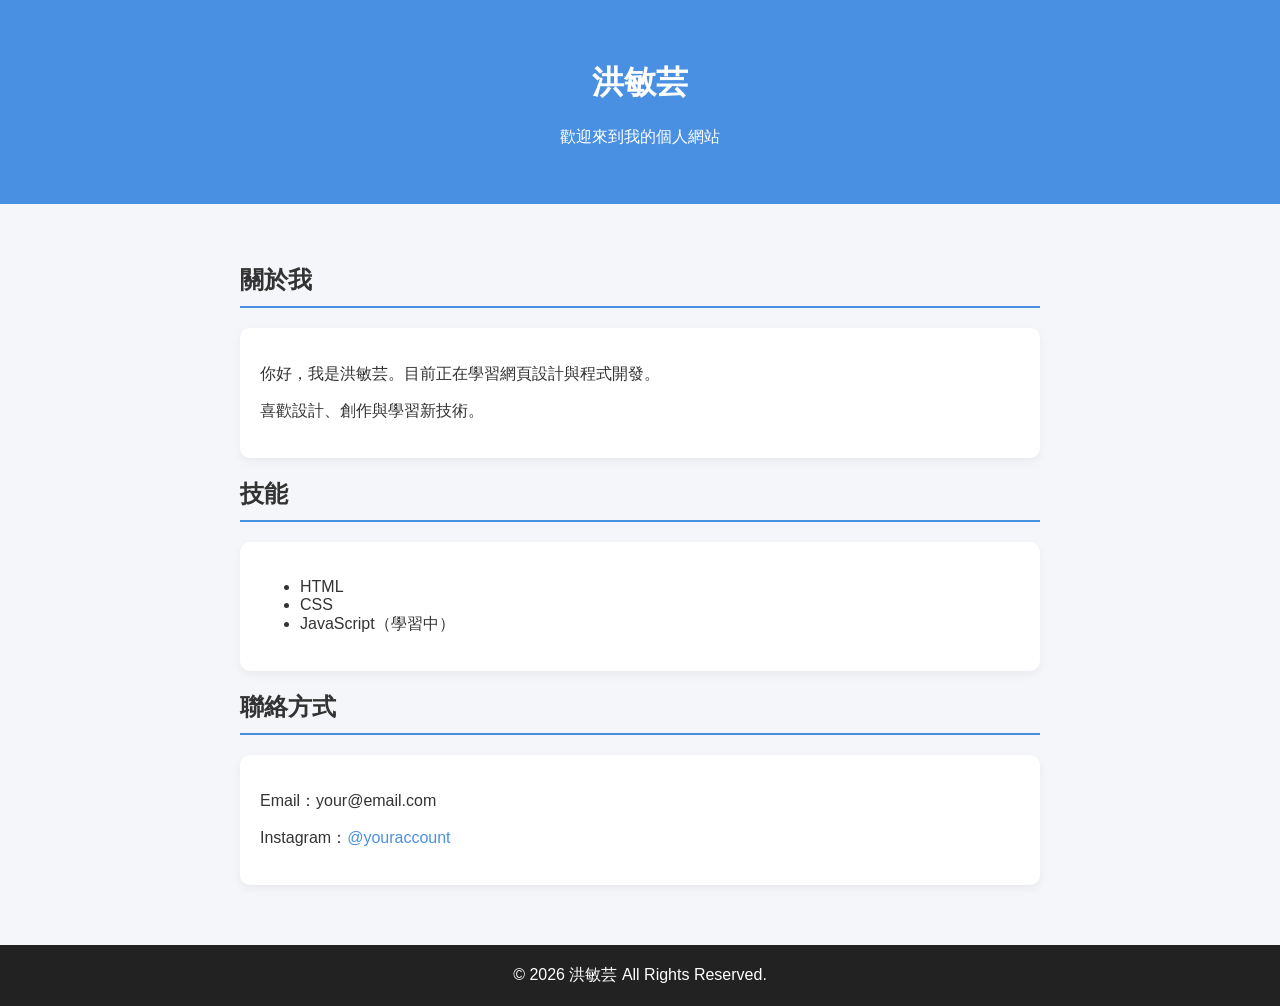
<file: index.html>
<!DOCTYPE html>
<html lang="zh-TW">
<head>
    <meta charset="UTF-8">
    <title>洪敏芸的個人網站</title>
    <meta name="viewport" content="width=device-width, initial-scale=1.0">
    <style>
        body {
            margin: 0;
            font-family: "Microsoft JhengHei", sans-serif;
            background-color: #f4f6f9;
            color: #333;
        }

        header {
            background-color: #4a90e2;
            color: white;
            padding: 40px 20px;
            text-align: center;
        }

        section {
            padding: 40px 20px;
            max-width: 800px;
            margin: auto;
        }

        h2 {
            border-bottom: 2px solid #4a90e2;
            padding-bottom: 10px;
        }

        .card {
            background: white;
            padding: 20px;
            margin: 20px 0;
            border-radius: 10px;
            box-shadow: 0 4px 10px rgba(0,0,0,0.05);
        }

        footer {
            text-align: center;
            padding: 20px;
            background-color: #222;
            color: white;
        }

        a {
            color: #4a90e2;
            text-decoration: none;
        }

        a:hover {
            text-decoration: underline;
        }
    </style>
</head>

<body>

<header>
    <h1>洪敏芸</h1>
    <p>歡迎來到我的個人網站</p>
</header>

<section>
    <h2>關於我</h2>
    <div class="card">
        <p>你好，我是洪敏芸。目前正在學習網頁設計與程式開發。</p>
        <p>喜歡設計、創作與學習新技術。</p>
    </div>

    <h2>技能</h2>
    <div class="card">
        <ul>
            <li>HTML</li>
            <li>CSS</li>
            <li>JavaScript（學習中）</li>
        </ul>
    </div>

    <h2>聯絡方式</h2>
    <div class="card">
        <p>Email：your@email.com</p>
        <p>Instagram：<a href="#">@youraccount</a></p>
    </div>
</section>

<footer>
    © 2026 洪敏芸 All Rights Reserved.
</footer>

</body>
</html>
</file>
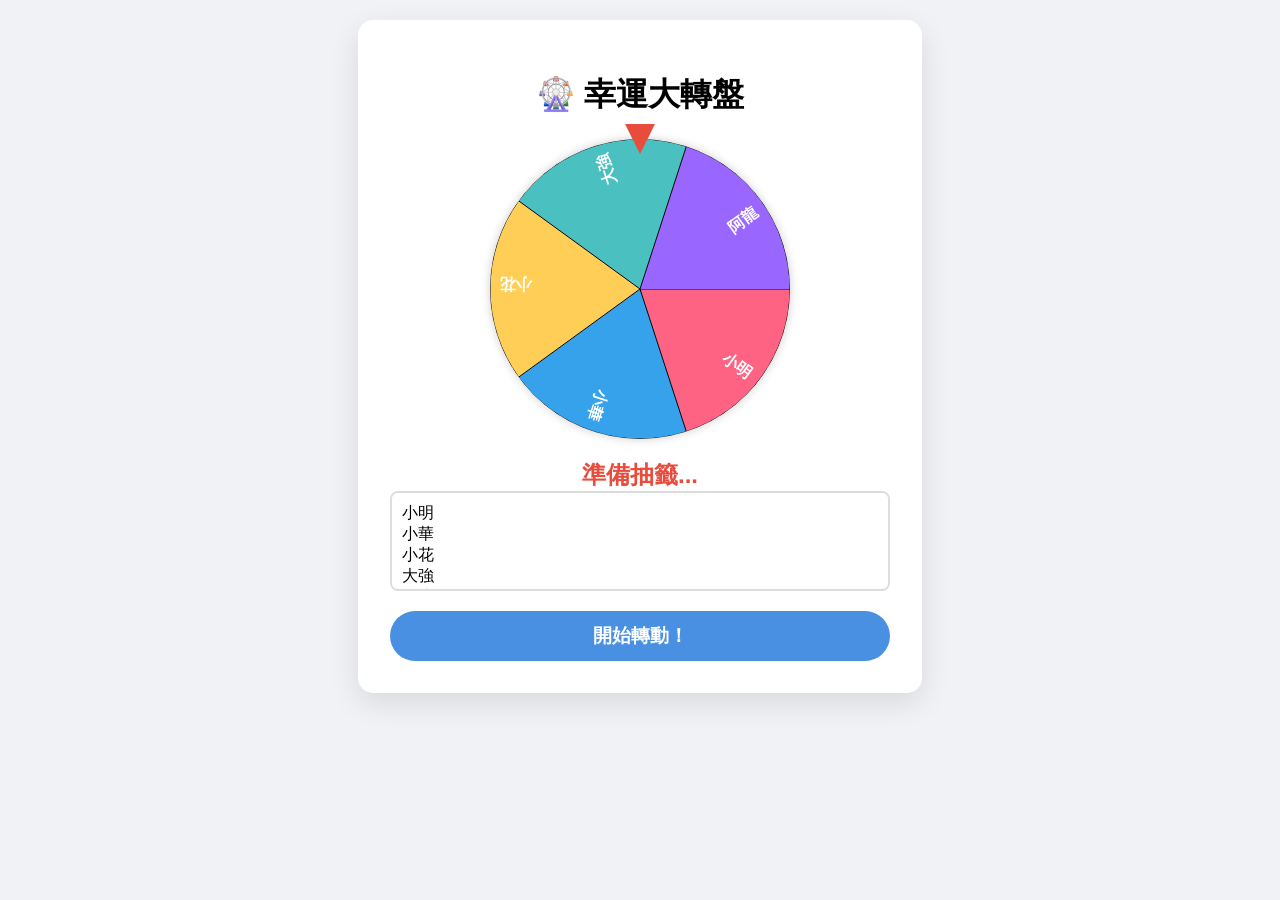
<file: lab1/index.html>
<!DOCTYPE html>
<html lang="zh-TW">
<head>
    <meta charset="UTF-8">
    <meta name="viewport" content="width=device-width, initial-scale=1.0">
    <title>幸運大轉盤</title>
    <style>
        :root {
            --primary-color: #4a90e2;
            --secondary-color: #f39c12;
            --bg-color: #f0f2f5;
            --text-color: #333;
        }

        body {
            font-family: "Microsoft JhengHei", sans-serif;
            background-color: var(--bg-color);
            margin: 0;
            display: flex;
            flex-direction: column;
            align-items: center;
            padding: 20px;
        }

        .container {
            background: white;
            padding: 2rem;
            border-radius: 15px;
            box-shadow: 0 10px 30px rgba(0,0,0,0.1);
            width: 100%;
            max-width: 500px;
            text-align: center;
        }

        /* 轉盤容器與指標 */
        .wheel-wrapper {
            position: relative;
            margin: 20px auto;
            width: 300px;
            height: 300px;
        }

        #wheelCanvas {
            border-radius: 50%;
            box-shadow: 0 0 10px rgba(0,0,0,0.2);
            transition: transform 4s cubic-bezier(0.15, 0, 0.15, 1);
        }

        .pointer {
            position: absolute;
            top: -15px;
            left: 50%;
            transform: translateX(-50%);
            width: 0;
            height: 0;
            border-left: 15px solid transparent;
            border-right: 15px solid transparent;
            border-top: 30px solid #e74c3c;
            z-index: 10;
        }

        textarea {
            width: 100%;
            height: 100px;
            padding: 10px;
            border: 2px solid #ddd;
            border-radius: 8px;
            resize: none;
            box-sizing: border-box;
            margin-bottom: 1rem;
            font-size: 1rem;
        }

        button {
            background-color: var(--primary-color);
            color: white;
            border: none;
            padding: 12px 24px;
            font-size: 1.2rem;
            border-radius: 30px;
            cursor: pointer;
            width: 100%;
            transition: all 0.3s;
            font-weight: bold;
        }

        button:hover {
            background-color: #357abd;
            transform: translateY(-2px);
        }

        button:disabled {
            background-color: #ccc;
            cursor: not-allowed;
        }

        #result {
            margin-top: 20px;
            font-size: 1.5rem;
            font-weight: bold;
            color: #e74c3c;
            min-height: 1.8rem;
        }
    </style>
</head>
<body>

<div class="container">
    <h1>🎡 幸運大轉盤</h1>
    
    <div class="wheel-wrapper">
        <div class="pointer"></div>
        <canvas id="wheelCanvas" width="300" height="300"></canvas>
    </div>

    <div id="result">準備抽籤...</div>

    <textarea id="nameInput" placeholder="輸入名單 (每行一個名字)" oninput="drawWheel()">
小明
小華
小花
大強
阿龍</textarea>
    
    <button id="spinBtn" onclick="spin()">開始轉動！</button>
</div>

<script>
    const canvas = document.getElementById('wheelCanvas');
    const ctx = canvas.getContext('2d');
    const nameInput = document.getElementById('nameInput');
    const spinBtn = document.getElementById('spinBtn');
    const resultDisplay = document.getElementById('result');

    let currentRotation = 0;
    let isSpinning = false;
    const colors = ['#FF6384', '#36A2EB', '#FFCE56', '#4BC0C0', '#9966FF', '#FF9F40', '#8BC34A', '#F44336'];

    // 繪製轉盤
    function drawWheel() {
        const names = getNames();
        const numSegments = names.length;
        const centerX = canvas.width / 2;
        const centerY = canvas.height / 2;
        const radius = centerX;

        ctx.clearRect(0, 0, canvas.width, canvas.height);

        if (numSegments === 0) {
            ctx.beginPath();
            ctx.arc(centerX, centerY, radius, 0, 2 * Math.PI);
            ctx.fillStyle = '#ddd';
            ctx.fill();
            return;
        }

        const angleStep = (2 * Math.PI) / numSegments;

        names.forEach((name, i) => {
            const startAngle = i * angleStep;
            const endAngle = startAngle + angleStep;

            // 畫扇形
            ctx.beginPath();
            ctx.moveTo(centerX, centerY);
            ctx.arc(centerX, centerY, radius, startAngle, endAngle);
            ctx.fillStyle = colors[i % colors.length];
            ctx.fill();
            ctx.stroke();

            // 畫文字
            ctx.save();
            ctx.translate(centerX, centerY);
            ctx.rotate(startAngle + angleStep / 2);
            ctx.textAlign = 'right';
            ctx.fillStyle = 'white';
            ctx.font = 'bold 16px sans-serif';
            ctx.fillText(name, radius - 10, 10);
            ctx.restore();
        });
    }

    function getNames() {
        return nameInput.value.split('\n').map(n => n.trim()).filter(n => n !== "");
    }

    function spin() {
        if (isSpinning) return;
        
        const names = getNames();
        if (names.length < 2) {
            resultDisplay.textContent = "請輸入至少兩個名字！";
            return;
        }

        isSpinning = true;
        spinBtn.disabled = true;
        resultDisplay.textContent = "旋轉中...";

        // 隨機旋轉角度：基本圈數 (5圈) + 隨機角度
        const extraDegree = Math.floor(Math.random() * 360);
        const totalRotation = currentRotation + 1800 + extraDegree; 
        
        currentRotation = totalRotation;
        canvas.style.transform = `rotate(${totalRotation}deg)`;

        // 動態結束後計算結果
        setTimeout(() => {
            isSpinning = false;
            spinBtn.disabled = false;

            // 計算指針指向的名字
            // 因為指針在最上方 (270度位置)，轉盤是順時針轉
            const actualDegree = totalRotation % 360;
            const angleStep = 360 / names.length;
            
            // 指針相對於轉盤圓心的角度計算 (修正偏移量)
            // 轉盤旋轉了 totalRotation 度，所以原本 0 度的位置現在在 totalRotation 度
            // 指針固定在頂部 (-90度)，所以要找相對位置
            const winningIndex = Math.floor((360 - (actualDegree % 360) + 270) % 360 / angleStep);
            
            resultDisplay.textContent = `恭喜：${names[winningIndex]}！`;
        }, 4000); // 對應 CSS 的 transition 時間
    }

    // 初始化繪製
    window.onload = drawWheel;
</script>

</body>
</html>
</file>
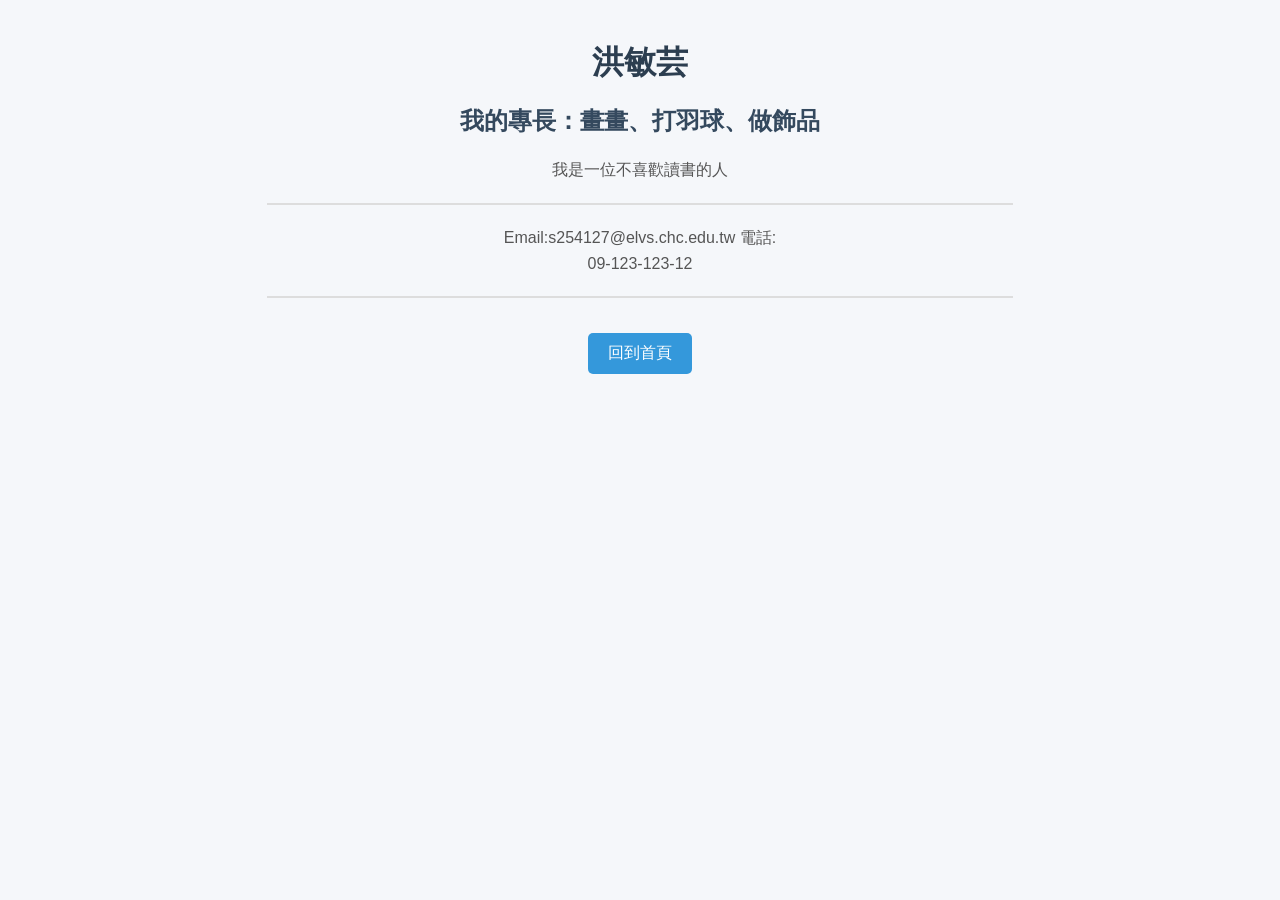
<file: lab2/index.html>
<!DOCTYPE html>
<html lang="zh-Hant">
<head>
    <meta charset="UTF-8"> <!-- 設定網頁編碼，避免中文亂碼 -->
    <meta name="viewport" content="width=device-width, initial-scale=1.0"> <!-- 讓手機也能正常顯示 -->
    <title>關於我</title> <!-- 瀏覽器分頁上顯示的標題 -->
    <link rel="stylesheet" href="style.css">

</head>
<body>
    <!-- 主標題：我的名字 -->
    <h1>洪敏芸</h1>

    <!-- 副標題：我的專長 -->
    <h2>我的專長：畫畫、打羽球、做飾品</h2>

    <!-- 自我介紹段落 -->
    <p>
        我是一位不喜歡讀書的人 
    </p>

    <!-- 分隔線 -->
    <hr>

    <!-- 聯絡資訊 -->
    <p>
        Email:s254127@elvs.chc.edu.tw
        
        電話:<br> 09-123-123-12
    </p>

    <hr>

    <!-- 回首頁 -->
    <a href="../index.html">回到首頁</a>
</body>
</html>
</file>
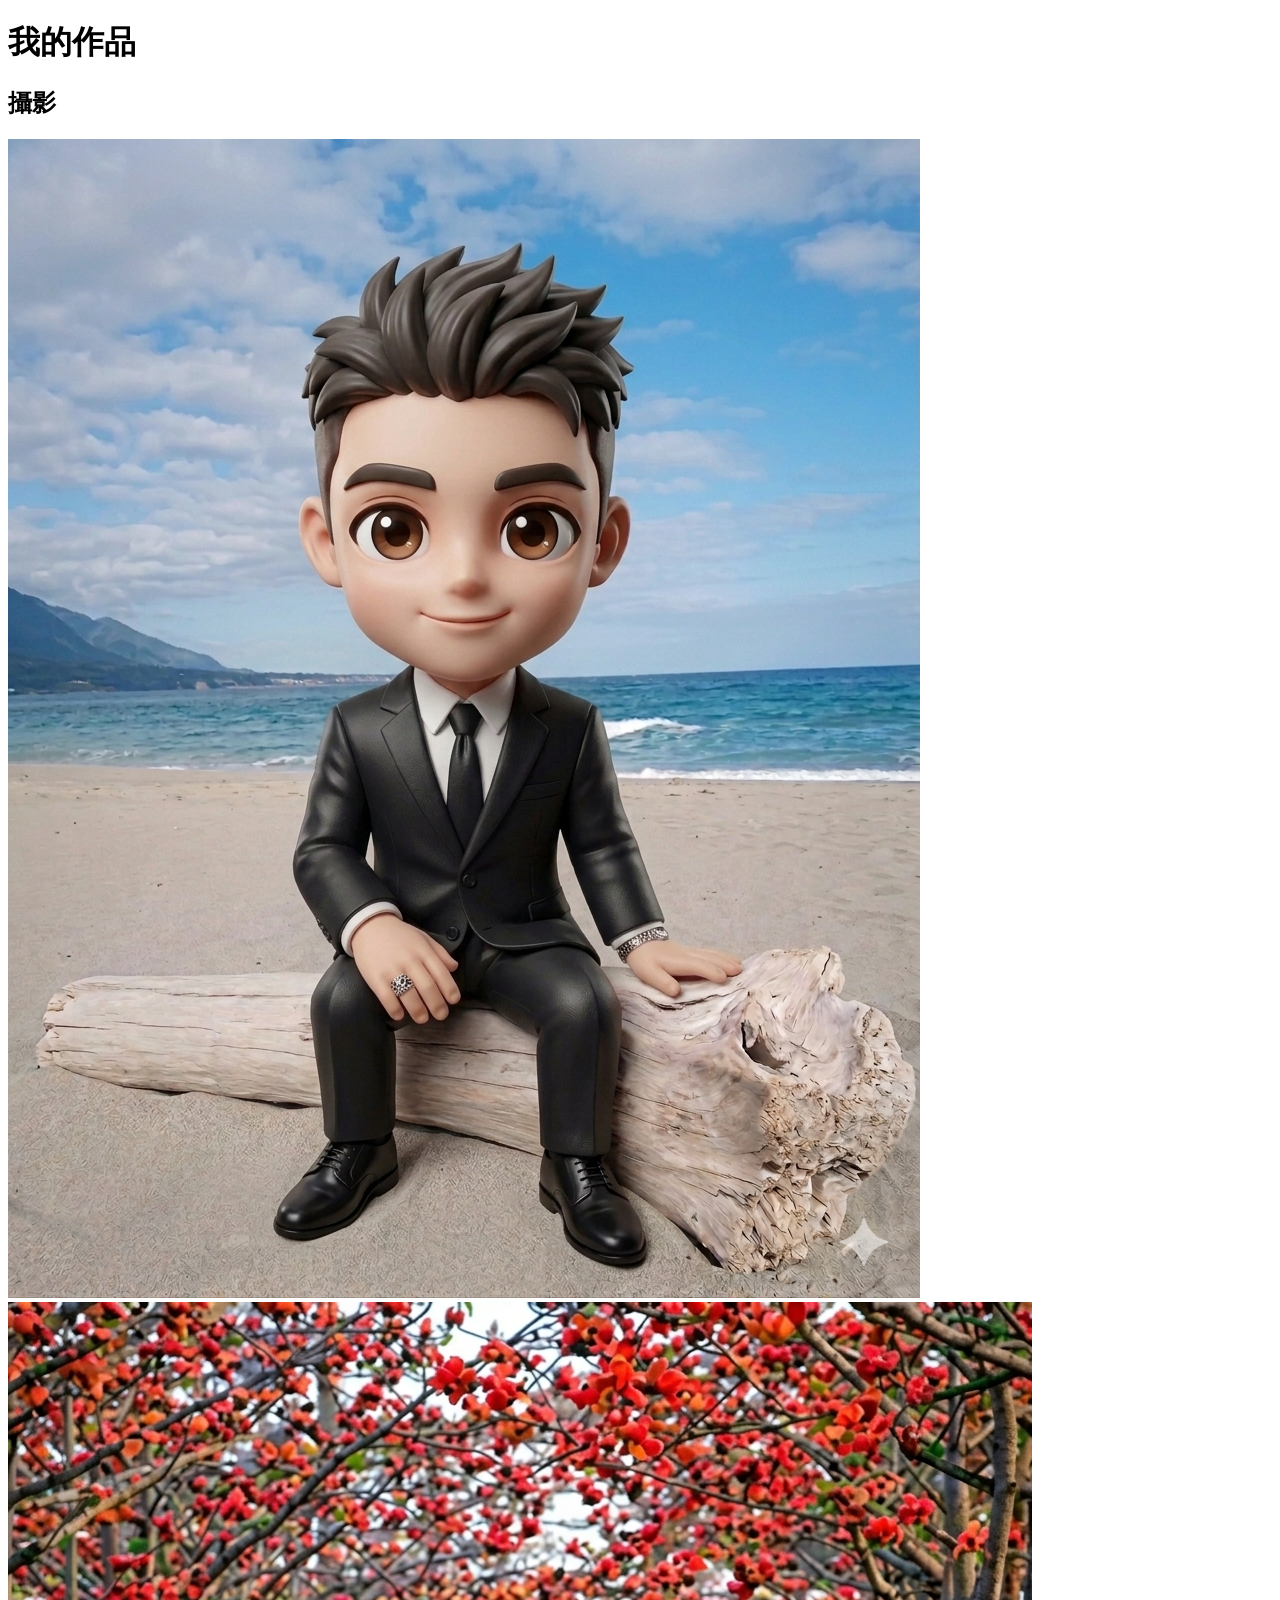
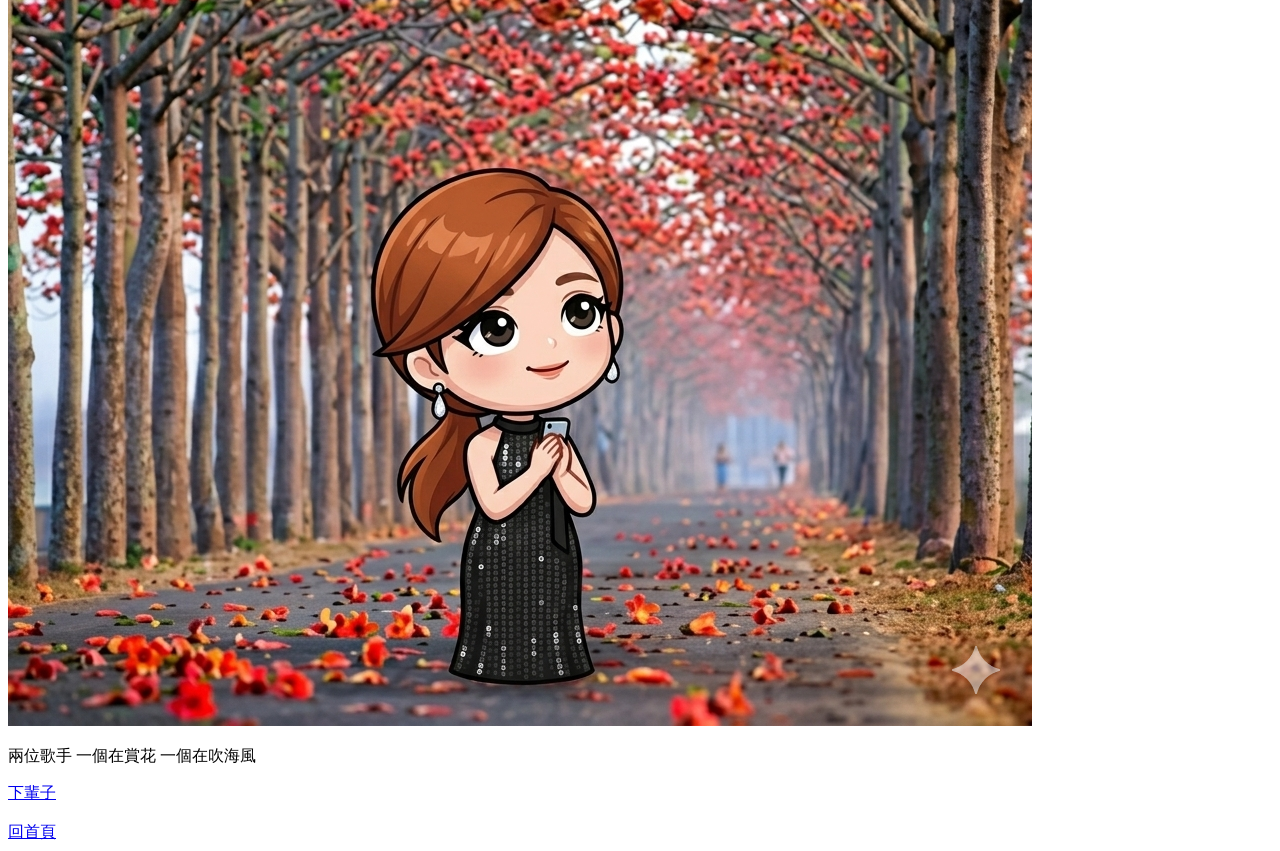
<file: lab3/index.html>
<!DOCTYPE html>
<html lang="en">
<head>
    <meta charset="UTF-8">
    <meta http-equiv="X-UA-Compatible" content="IE=edge">
    <meta name="viewport" content="width=device-width, initial-scale=1.0">
    <title>Lab3：圖片與超連結頁面</title>
</head>
<body>
    <h1>我的作品</h1>
    <h2>攝影</h2>
    <img src="a1.png" alt="賞花">
    <img src="a2.png" alt="吹海風">
    <p>兩位歌手 一個在賞花 一個在吹海風</p>
    
    <a href="https://www.youtube.com/watch?v=f2u9F-IT9wY">下輩子</a>
    <br><br>
    <a href="../index.html">回首頁</a>

</body>
</html>
</file>
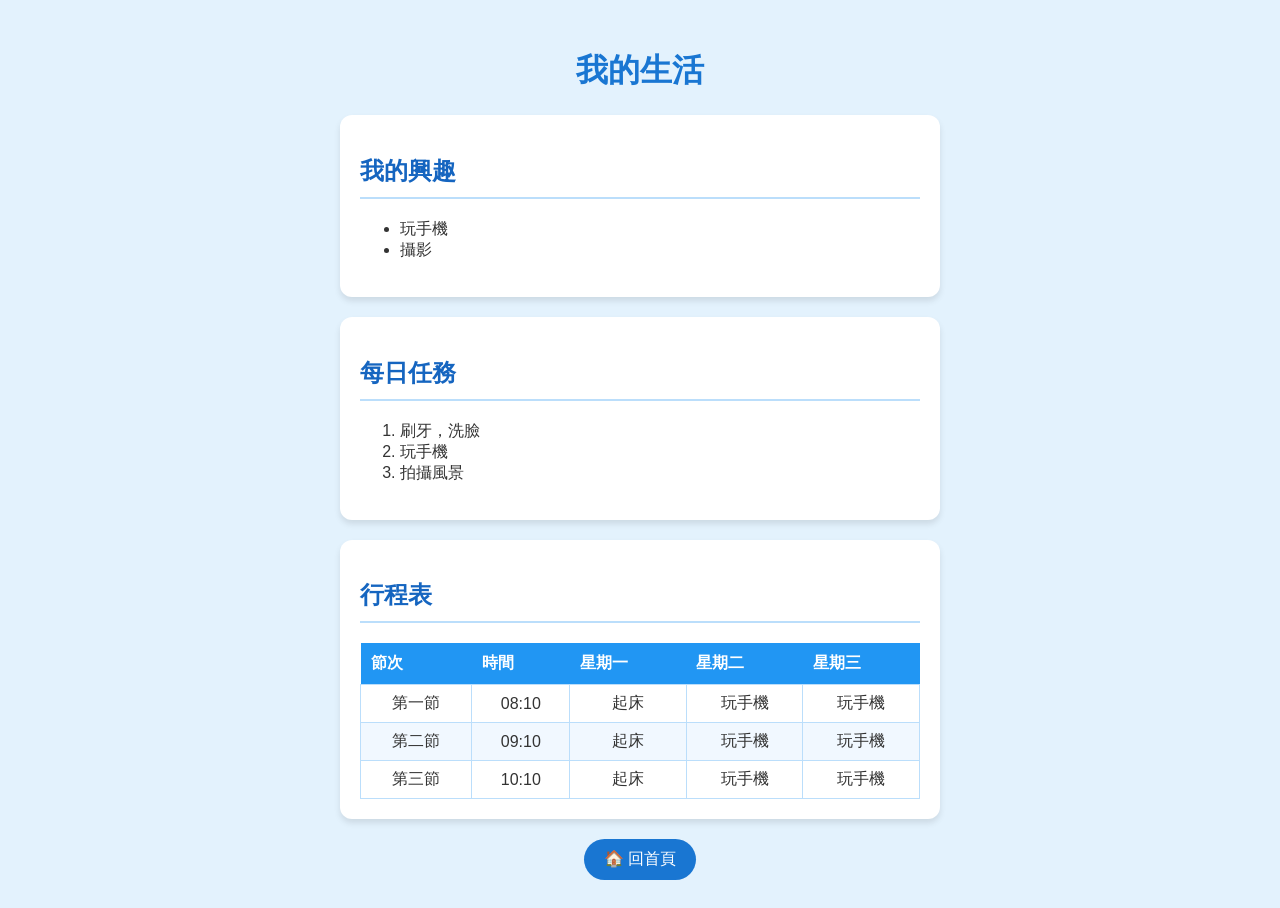
<file: lab4/index.html>
<!DOCTYPE html>
<html lang="zh-Hant">
<head>
    <meta charset="UTF-8">
    <meta http-equiv="X-UA-Compatible" content="IE=edge">
    <meta name="viewport" content="width=device-width, initial-scale=1.0">
    <title>LAB4 - 我的藍色生活</title>
    <link rel="stylesheet" href="style.css">
</head>
<body>

    <div class="main-container">
        <h1>我的生活</h1>

        <section class="card">
            <h2>我的興趣</h2>
            <ul>
                <li>玩手機</li>
                <li>攝影</li>
            </ul>
        </section>

        <section class="card">
            <h2>每日任務</h2>
            <ol>
                <li>刷牙，洗臉</li>
                <li>玩手機</li>
                <li>拍攝風景</li>
            </ol>
        </section>

        <section class="card">
            <h2>行程表</h2>
            <table>
                <thead>
                    <tr>
                        <th>節次</th>
                        <th>時間</th>
                        <th>星期一</th>
                        <th>星期二</th>
                        <th>星期三</th>
                    </tr>
                </thead>
                <tbody>
                    <tr>
                        <td>第一節</td>
                        <td>08:10</td>
                        <td>起床</td>
                        <td>玩手機</td>
                        <td>玩手機</td>
                    </tr>
                    <tr>
                        <td>第二節</td>
                        <td>09:10</td>
                        <td>起床</td>
                        <td>玩手機</td>
                        <td>玩手機</td>
                    </tr>
                    <tr>
                        <td>第三節</td>
                        <td>10:10</td>
                        <td>起床</td>
                        <td>玩手機</td>
                        <td>玩手機</td>
                    </tr>
                </tbody>
            </table>
        </section>

        <a href="https://25412708.github.io/114-web/" class="home-btn">🏠 回首頁</a>
    </div>

</body>
</html>
</file>
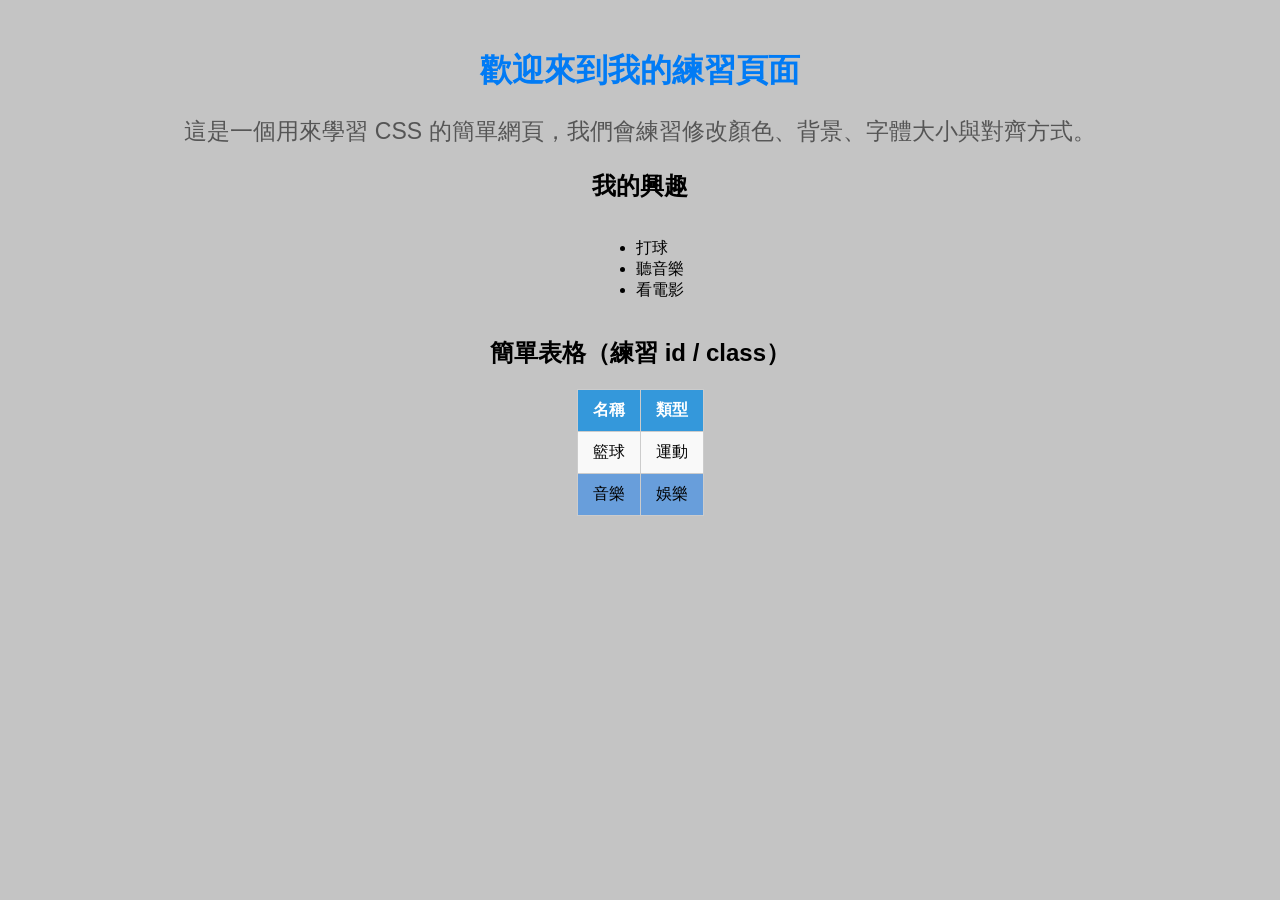
<file: lab5/index.html>
<!DOCTYPE html>
<html lang="zh-Hant">
<head>
    <meta charset="UTF-8">
    <meta name="viewport" content="width=device-width, initial-scale=1.0">
    <title>CSS 練習頁面</title>
    <link rel="stylesheet" href="style.css">
</head>
<body>
    <h1>歡迎來到我的練習頁面</h1>

    <p>
        這是一個用來學習 CSS 的簡單網頁，我們會練習修改顏色、背景、字體大小與對齊方式。
    </p>

    <h2>我的興趣</h2>
    <ul>
        <li>打球</li>
        <li>聽音樂</li>
        <li>看電影</li>
    </ul>

    <h2>簡單表格（練習 id / class）</h2>
    <table id="my-table">
        <tr>
            <th>名稱</th>
            <th>類型</th>
        </tr>
        <tr class="row1">
            <td>籃球</td>
            <td>運動</td>
        </tr>
        <tr class="row2">
            <td>音樂</td>
            <td>娛樂</td>
        </tr>
    </table>
</body>
</html>
</file>
<file: lab2/style.css>
/* 整體頁面設定 */
body {
    font-family: Arial, sans-serif;
    background-color: #f5f7fa;
    margin: 0;
    padding: 20px;
    text-align: center;
}

/* 主標題 */
h1 {
    color: #2c3e50;
    margin-bottom: 10px;
}

/* 副標題 */
h2 {
    color: #34495e;
    margin-bottom: 20px;
}

/* 段落 */
p {
    color: #555;
    line-height: 1.6;
}

/* 分隔線 */
hr {
    margin: 20px auto;
    width: 60%;
    border: 1px solid #ddd;
}

/* 連結按鈕 */
a {
    display: inline-block;
    margin-top: 15px;
    padding: 10px 20px;
    background-color: #3498db;
    color: white;
    text-decoration: none;
    border-radius: 5px;
}

/* 滑鼠移上效果 */
a:hover {
    background-color: #2980b9;
}
</file>
<file: lab4/style.css>
/* 基本頁面設定 */
body {
    background-color: #e3f2fd; /* 淺藍色背景 */
    font-family: "Microsoft JhengHei", sans-serif;
    color: #333;
    display: flex;
    justify-content: center;
    padding: 20px;
}

.main-container {
    width: 100%;
    max-width: 600px;
    text-align: center;
}

h1 {
    color: #1976d2; /* 深藍色標題 */
}

/* 卡片式設計 */
.card {
    background: white;
    border-radius: 12px;
    padding: 20px;
    margin-bottom: 20px;
    box-shadow: 0 4px 6px rgba(0,0,0,0.1);
    text-align: left;
}

.card h2 {
    color: #1565c0;
    border-bottom: 2px solid #bbdefb;
    padding-bottom: 10px;
}

/* 表格樣式 */
table {
    width: 100%;
    border-collapse: collapse;
    margin-top: 10px;
}

th {
    background-color: #2196f3;
    color: white;
    padding: 10px;
}

td {
    border: 1px solid #bbdefb;
    padding: 8px;
    text-align: center;
}

tr:nth-child(even) {
    background-color: #f1f8ff;
}

/* 按鈕樣式 */
.home-btn {
    display: inline-block;
    padding: 10px 20px;
    background-color: #1976d2;
    color: white;
    text-decoration: none;
    border-radius: 25px;
    transition: background 0.3s;
}

.home-btn:hover {
    background-color: #1565c0;
}
</file>
<file: lab5/style.css>
h1 {
    color: #017bf5;
    font-size: 32px;
  }

  body {
    background-color: #c4c4c4;
    font-family: Arial, sans-serif;
    text-align: center;
    padding: 20px;
  }  

  p {
    font-size: 23px;
    color: #555;
  }

  body {
    text-align: center;
  }

  ul {
    display: inline-block;
    text-align: left;
  }

  table {
    margin: 20px auto;
    border-collapse: collapse;
  }
  
  th,
  td {
    border: 1px solid #ccc;
    padding: 10px 15px;
  }
  
  th {
    background-color: #3498db;
    color: white;
  }

  #my-table {
    background-color: white;
  }
  
  .row1 {
    background-color: #f9f9f9;
  }
  
  .row2 {
    background-color: #689edb;
  }
</file>
